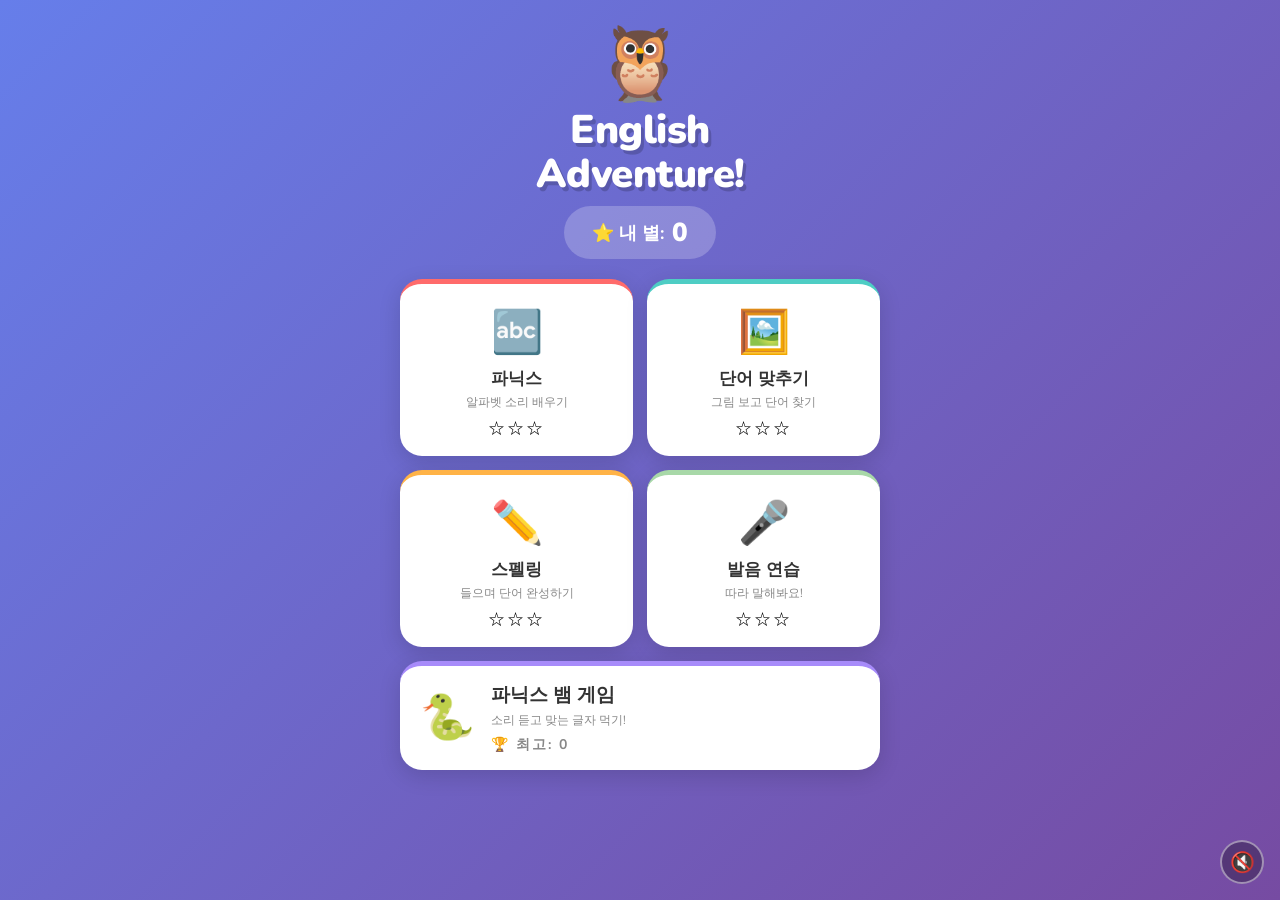
<file: index.html>
<!DOCTYPE html>
<html lang="ko">
<head>
  <meta charset="UTF-8">
  <meta name="viewport" content="width=device-width, initial-scale=1.0, user-scalable=no">
  <title>English Adventure 🌟</title>
  <link rel="preconnect" href="https://fonts.googleapis.com">
  <link href="https://fonts.googleapis.com/css2?family=Nunito:wght@400;700;800;900&display=swap" rel="stylesheet">
  <link rel="stylesheet" href="style.css">
  <link rel="manifest" href="manifest.json">
  <meta name="apple-mobile-web-app-capable" content="yes">
  <meta name="apple-mobile-web-app-status-bar-style" content="black-translucent">
  <meta name="apple-mobile-web-app-title" content="영어모험">
  <link rel="apple-touch-icon" href="icons/icon-192.png">
</head>
<body>

<!-- ===== HOME ===== -->
<div id="screen-home" class="screen active">
  <div class="home-content">
    <div class="mascot float-anim">🦉</div>
    <h1 class="home-title">English<br>Adventure!</h1>
    <div class="star-bar">
      ⭐ 내 별: <span id="total-stars" class="star-count">0</span>
    </div>
    <div class="game-grid">
      <div class="game-card" onclick="startGame('phonics')">
        <div class="game-card-icon">🔤</div>
        <div class="game-card-title">파닉스</div>
        <div class="game-card-desc">알파벳 소리 배우기</div>
        <div class="game-card-stars" id="stars-phonics">☆☆☆</div>
      </div>
      <div class="game-card" onclick="startGame('wordmatch')">
        <div class="game-card-icon">🖼️</div>
        <div class="game-card-title">단어 맞추기</div>
        <div class="game-card-desc">그림 보고 단어 찾기</div>
        <div class="game-card-stars" id="stars-wordmatch">☆☆☆</div>
      </div>
      <div class="game-card" onclick="startGame('spelling')">
        <div class="game-card-icon">✏️</div>
        <div class="game-card-title">스펠링</div>
        <div class="game-card-desc">들으며 단어 완성하기</div>
        <div class="game-card-stars" id="stars-spelling">☆☆☆</div>
      </div>
      <div class="game-card" onclick="startGame('speaking')">
        <div class="game-card-icon">🎤</div>
        <div class="game-card-title">발음 연습</div>
        <div class="game-card-desc">따라 말해봐요!</div>
        <div class="game-card-stars" id="stars-speaking">☆☆☆</div>
      </div>
      <div class="game-card game-card-snake" onclick="startGame('snake')">
        <div class="game-card-snake-left">
          <div class="game-card-icon">🐍</div>
        </div>
        <div class="game-card-snake-right">
          <div class="game-card-title">파닉스 뱀 게임</div>
          <div class="game-card-desc">소리 듣고 맞는 글자 먹기!</div>
          <div class="game-card-stars">🏆 최고: <span id="snake-home-best">0</span></div>
        </div>
      </div>
    </div>
  </div>
</div>

<!-- ===== PHONICS ===== -->
<div id="screen-phonics" class="screen">
  <div class="game-header">
    <button class="back-btn" onclick="goHome()">← 홈</button>
    <div class="game-title-bar">🔤 파닉스</div>
    <div id="phonics-progress" class="progress-text">1 / 8</div>
  </div>
  <div class="game-body">
    <div class="phonics-letter-card">
      <div id="phonics-letter" class="big-letter">A</div>
      <div id="phonics-letter-lower" class="big-letter-lower">a</div>
    </div>
    <div class="phonics-question">이 글자로 시작하는 그림은? 👇</div>
    <div id="phonics-options" class="phonics-options-grid"></div>
    <button class="sound-btn" onclick="playPhonicsSound()">🔊 다시 듣기</button>
  </div>
</div>

<!-- ===== WORD MATCH ===== -->
<div id="screen-wordmatch" class="screen">
  <div class="game-header">
    <button class="back-btn" onclick="goHome()">← 홈</button>
    <div class="game-title-bar">🖼️ 단어 맞추기</div>
    <div id="wordmatch-progress" class="progress-text">1 / 8</div>
  </div>
  <div class="game-body">
    <div class="wordmatch-card">
      <div id="wordmatch-emoji" class="huge-emoji">🐱</div>
    </div>
    <div class="game-question">이 그림의 영어 단어는? 👇</div>
    <div id="wordmatch-options" class="wordmatch-options-grid"></div>
    <button class="sound-btn" onclick="replayWordMatchWord()">🔊 다시 듣기</button>
  </div>
</div>

<!-- ===== SPELLING ===== -->
<div id="screen-spelling" class="screen">
  <div class="game-header">
    <button class="back-btn" onclick="goHome()">← 홈</button>
    <div class="game-title-bar">✏️ 스펠링</div>
    <div id="spelling-progress" class="progress-text">1 / 6</div>
  </div>
  <div class="game-body">
    <div class="spelling-card">
      <div id="spelling-emoji" class="huge-emoji">🐱</div>
      <div id="spelling-hint" class="spelling-hint">힌트</div>
    </div>
    <div id="spelling-slots" class="spelling-slots"></div>
    <div id="spelling-tiles" class="spelling-tiles"></div>
    <button class="sound-btn" onclick="replaySpellingWord()">🔊 다시 듣기</button>
  </div>
</div>

<!-- ===== SPEAKING ===== -->
<div id="screen-speaking" class="screen">
  <div class="game-header">
    <button class="back-btn" onclick="goHome()">← 홈</button>
    <div class="game-title-bar">🎤 발음 연습</div>
    <div id="speaking-progress" class="progress-text">1 / 6</div>
  </div>

  <div id="speaking-no-mic" class="no-mic-msg">
    <div class="big-emoji">😅</div>
    <p>이 게임은 마이크가 필요해요!<br><br>Chrome 또는 Edge 브라우저에서<br>마이크를 허용해 주세요.</p>
    <button class="btn-home" onclick="goHome()">홈으로 🏠</button>
  </div>

  <div id="speaking-game-area" class="game-body">
    <div class="speaking-card">
      <div id="speaking-emoji" class="huge-emoji">🍎</div>
      <div id="speaking-word" class="speaking-word">apple</div>
      <div id="speaking-translation" class="speaking-translation">사과</div>
    </div>
    <div id="speaking-feedback" class="speaking-feedback">🎤 버튼을 눌러 말해봐!</div>
    <div class="speaking-controls">
      <button class="sound-btn" onclick="replaySpeakingWord()">🔊 듣기</button>
      <button id="speaking-mic-btn" class="mic-btn" onclick="startListening()">🎤</button>
      <button class="skip-btn" onclick="skipSpeaking()">건너뛰기</button>
    </div>
  </div>
</div>

<!-- ===== SNAKE ===== -->
<div id="screen-snake" class="screen">
  <div class="game-header">
    <button class="back-btn" onclick="stopSnake()">← 홈</button>
    <div class="game-title-bar">🐍 파닉스 뱀</div>
    <div class="snake-score-header">⭐ <span id="snake-score">0</span></div>
  </div>

  <!-- Target hint bar -->
  <div class="snake-target-bar">
    <div class="snake-find-label">찾아라!</div>
    <div id="snake-target-letter" class="snake-big-target-letter">A</div>
    <div class="snake-target-example">
      <span id="snake-target-emoji" class="snake-target-emoji">🍎</span>
      <span id="snake-target-word" class="snake-target-word">Apple</span>
    </div>
    <button class="snake-hear-btn" onclick="snakeGame?.announceTarget()">🔊</button>
    <div class="snake-best-label">최고 <strong id="snake-best">0</strong></div>
  </div>

  <!-- Canvas area -->
  <div class="snake-canvas-wrapper">
    <canvas id="snake-canvas"></canvas>

    <!-- Start overlay -->
    <div id="snake-start-overlay" class="snake-overlay">
      <div class="snake-overlay-box">
        <div class="sov-emoji">🐍</div>
        <div class="sov-title">파닉스 뱀 게임</div>
        <div class="sov-desc">소리를 듣고 맞는 글자를<br>먹으러 가요! 🎵</div>
        <div class="sov-hint">⌨️ 방향키 또는 아래 버튼</div>
        <button class="btn-play-again" onclick="beginSnake()">시작! ▶</button>
      </div>
    </div>

    <!-- Game over overlay -->
    <div id="snake-over-overlay" class="snake-overlay" style="display:none">
      <div class="snake-overlay-box">
        <div class="sov-emoji">💀</div>
        <div class="sov-title sov-gameover">게임 오버!</div>
        <div class="sov-stats">
          점수 <strong id="snake-result-score">0</strong>
          &nbsp;|&nbsp;
          최고 <strong id="snake-result-best">0</strong>
        </div>
        <div class="sov-answer-label">정답이었어요</div>
        <div class="sov-answer">
          <span id="snake-result-letter" class="sov-answer-letter">A</span>
          <span id="snake-result-emoji">🍎</span>
          <span id="snake-result-word">Apple</span>
        </div>
        <div class="result-buttons">
          <button class="btn-play-again" onclick="restartSnake()">다시! 🔄</button>
          <button class="btn-home" onclick="stopSnake()">홈 🏠</button>
        </div>
      </div>
    </div>
  </div>

  <!-- D-Pad -->
  <div class="dpad-container">
    <div class="dpad">
      <div class="dpad-row">
        <div class="dpad-empty"></div>
        <button class="dpad-btn" onpointerdown="snakeDpad(0,-1)">▲</button>
        <div class="dpad-empty"></div>
      </div>
      <div class="dpad-row">
        <button class="dpad-btn" onpointerdown="snakeDpad(-1,0)">◄</button>
        <button class="dpad-btn dpad-center" onpointerdown="snakeGame?.announceTarget()">🔊</button>
        <button class="dpad-btn" onpointerdown="snakeDpad(1,0)">►</button>
      </div>
      <div class="dpad-row">
        <div class="dpad-empty"></div>
        <button class="dpad-btn" onpointerdown="snakeDpad(0,1)">▼</button>
        <div class="dpad-empty"></div>
      </div>
    </div>
  </div>
</div>

<!-- ===== RESULT ===== -->
<div id="screen-result" class="screen">
  <div class="result-content">
    <div id="result-emoji" class="result-big-emoji">🤩</div>
    <div id="result-message" class="result-message">완벽해! 🌟</div>
    <div id="result-stars" class="result-stars">⭐⭐⭐</div>
    <div id="result-score" class="result-score">8 / 8</div>
    <div class="result-buttons">
      <button class="btn-play-again" onclick="playAgain()">다시 하기 🔄</button>
      <button class="btn-home" onclick="goHome()">홈으로 🏠</button>
    </div>
  </div>
</div>

<script src="js/data.js"></script>
<script src="js/app.js"></script>
<script src="js/phonics.js"></script>
<script src="js/wordmatch.js"></script>
<script src="js/spelling.js"></script>
<script src="js/speaking.js"></script>
<button id="bgm-toggle" class="bgm-btn" onclick="bgm.toggle()" title="음악 켜기">🔇</button>

<script src="js/bgm.js"></script>
<script src="js/snake.js"></script>
<script>
  if ('serviceWorker' in navigator) {
    navigator.serviceWorker.register('./sw.js');
  }
</script>
</body>
</html>
</file>
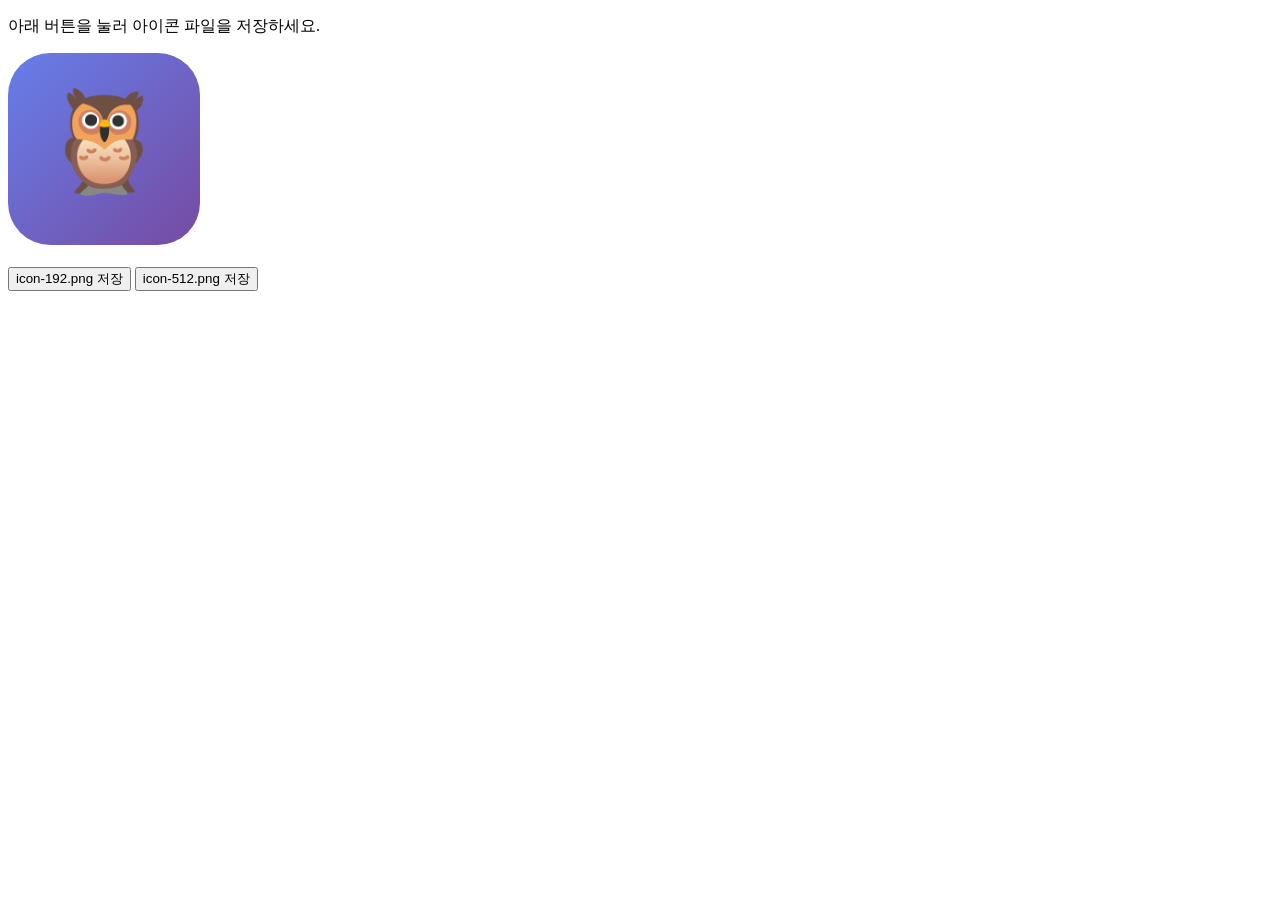
<file: icons/make-icons.html>
<!DOCTYPE html>
<html>
<head><meta charset="UTF-8"><title>아이콘 생성기</title></head>
<body>
<p>아래 버튼을 눌러 아이콘 파일을 저장하세요.</p>
<canvas id="c"></canvas><br><br>
<button onclick="save(192)">icon-192.png 저장</button>
<button onclick="save(512)">icon-512.png 저장</button>
<script>
function draw(size) {
  const c = document.getElementById('c');
  c.width = c.height = size;
  const ctx = c.getContext('2d');
  const g = ctx.createLinearGradient(0, 0, size, size);
  g.addColorStop(0, '#667eea');
  g.addColorStop(1, '#764ba2');
  ctx.fillStyle = g;
  ctx.beginPath();
  ctx.roundRect(0, 0, size, size, size * 0.22);
  ctx.fill();
  ctx.font = `${size * 0.52}px serif`;
  ctx.textAlign = 'center';
  ctx.textBaseline = 'middle';
  ctx.fillText('🦉', size / 2, size / 2);
}
function save(size) {
  draw(size);
  const a = document.createElement('a');
  a.download = `icon-${size}.png`;
  a.href = document.getElementById('c').toDataURL('image/png');
  a.click();
}
draw(192);
</script>
</body>
</html>
</file>
<file: style.css>
* { box-sizing: border-box; margin: 0; padding: 0; -webkit-tap-highlight-color: transparent; }

body {
  font-family: 'Nunito', 'Comic Sans MS', 'Trebuchet MS', sans-serif;
  background: linear-gradient(135deg, #667eea 0%, #764ba2 100%);
  min-height: 100vh;
  overflow: hidden;
  user-select: none;
}

/* ---- Screens ---- */
.screen { display: none; width: 100%; height: 100vh; position: absolute; top: 0; left: 0; overflow-y: auto; }
.screen.active { display: flex; flex-direction: column; }

/* ---- Home ---- */
#screen-home { align-items: center; }

.home-content {
  display: flex;
  flex-direction: column;
  align-items: center;
  padding: 16px 20px 30px;
  min-height: 100vh;
  width: 100%;
  max-width: 520px;
  margin: 0 auto;
}

.mascot { font-size: 72px; margin-top: 12px; line-height: 1; }

.float-anim { animation: float 3s ease-in-out infinite; }

.home-title {
  font-size: 40px;
  font-weight: 900;
  color: #fff;
  text-align: center;
  text-shadow: 3px 4px 0 rgba(0,0,0,0.18);
  line-height: 1.1;
  margin: 8px 0 10px;
  letter-spacing: -0.5px;
}

.star-bar {
  background: rgba(255,255,255,0.22);
  border-radius: 30px;
  padding: 9px 28px;
  color: #fff;
  font-size: 18px;
  font-weight: 700;
  margin-bottom: 20px;
  display: flex;
  align-items: center;
  gap: 8px;
}
.star-count { font-size: 26px; font-weight: 900; }

/* ---- Game Grid ---- */
.game-grid {
  display: grid;
  grid-template-columns: 1fr 1fr;
  gap: 14px;
  width: 100%;
}

.game-card {
  background: #fff;
  border-radius: 22px;
  padding: 20px 12px 16px;
  text-align: center;
  cursor: pointer;
  transition: transform 0.18s, box-shadow 0.18s;
  box-shadow: 0 6px 22px rgba(0,0,0,0.14);
  border-top: 5px solid transparent;
  position: relative;
  overflow: hidden;
}
.game-card:hover, .game-card:active { transform: scale(1.06); box-shadow: 0 10px 32px rgba(0,0,0,0.22); }
.game-card:nth-child(1) { border-top-color: #FF6B6B; }
.game-card:nth-child(2) { border-top-color: #4ECDC4; }
.game-card:nth-child(3) { border-top-color: #FFB347; }
.game-card:nth-child(4) { border-top-color: #A8D8A8; }

.game-card-icon { font-size: 42px; margin-bottom: 6px; }
.game-card-title { font-size: 17px; font-weight: 800; color: #333; }
.game-card-desc { font-size: 12px; color: #888; margin: 4px 0 6px; }
.game-card-stars { font-size: 17px; letter-spacing: 2px; }

/* ---- Game Header ---- */
.game-header {
  display: flex;
  align-items: center;
  justify-content: space-between;
  padding: 14px 18px;
  background: rgba(0,0,0,0.18);
  flex-shrink: 0;
}

.back-btn {
  background: rgba(255,255,255,0.95);
  border: none;
  border-radius: 20px;
  padding: 8px 16px;
  font-size: 15px;
  font-weight: 700;
  cursor: pointer;
  color: #5a4f8e;
  font-family: inherit;
  transition: transform 0.15s;
}
.back-btn:hover { transform: scale(1.05); }

.game-title-bar { font-size: 19px; font-weight: 800; color: #fff; }
.progress-text { font-size: 17px; font-weight: 700; color: rgba(255,255,255,0.9); }

/* ---- Game Body ---- */
.game-body {
  flex: 1;
  display: flex;
  flex-direction: column;
  align-items: center;
  padding: 18px 16px;
  gap: 14px;
}

/* ---- Phonics ---- */
.phonics-letter-card {
  background: #fff;
  border-radius: 24px;
  padding: 20px 55px 18px;
  text-align: center;
  box-shadow: 0 8px 28px rgba(0,0,0,0.18);
  display: flex;
  align-items: center;
  gap: 20px;
}
.big-letter { font-size: 76px; font-weight: 900; color: #FF6B6B; line-height: 1; }
.big-letter-lower { font-size: 60px; font-weight: 900; color: #4ECDC4; line-height: 1; }

.phonics-question { font-size: 17px; font-weight: 700; color: rgba(255,255,255,0.92); }

.phonics-options-grid {
  display: grid;
  grid-template-columns: 1fr 1fr;
  gap: 12px;
  width: 100%;
  max-width: 400px;
}

.phonics-option {
  background: #fff;
  border: 4px solid transparent;
  border-radius: 20px;
  padding: 14px 8px;
  cursor: pointer;
  transition: transform 0.18s, border-color 0.18s;
  font-family: inherit;
  box-shadow: 0 4px 14px rgba(0,0,0,0.12);
}
.phonics-option:hover:not(:disabled) { transform: scale(1.06); border-color: #FFE66D; }
.opt-emoji { font-size: 48px; }
.opt-word { font-size: 17px; font-weight: 700; color: #333; margin-top: 4px; }

/* ---- Word Match ---- */
.wordmatch-card {
  background: #fff;
  border-radius: 24px;
  padding: 20px 40px;
  text-align: center;
  box-shadow: 0 8px 28px rgba(0,0,0,0.18);
}
.huge-emoji { font-size: 96px; line-height: 1; }
.game-question { font-size: 17px; font-weight: 700; color: rgba(255,255,255,0.92); }

.wordmatch-options-grid {
  display: grid;
  grid-template-columns: 1fr 1fr;
  gap: 12px;
  width: 100%;
  max-width: 400px;
}

.word-option {
  background: #fff;
  border: 4px solid transparent;
  border-radius: 20px;
  padding: 18px 10px;
  font-size: 20px;
  font-weight: 800;
  cursor: pointer;
  transition: transform 0.18s, background 0.15s;
  font-family: inherit;
  color: #333;
  box-shadow: 0 4px 14px rgba(0,0,0,0.12);
}
.word-option:hover:not(:disabled) { transform: scale(1.06); background: #FFF9C4; }

/* ---- Spelling ---- */
.spelling-card {
  background: #fff;
  border-radius: 24px;
  padding: 16px 24px;
  text-align: center;
  box-shadow: 0 8px 28px rgba(0,0,0,0.18);
  width: 100%;
  max-width: 340px;
}
.spelling-hint { font-size: 14px; color: #999; font-weight: 600; margin-top: 6px; }

.spelling-slots {
  display: flex;
  gap: 8px;
  justify-content: center;
  flex-wrap: wrap;
  min-height: 66px;
}

.letter-slot {
  width: 52px;
  height: 58px;
  background: rgba(255,255,255,0.22);
  border: 3px dashed rgba(255,255,255,0.65);
  border-radius: 12px;
  display: flex;
  align-items: center;
  justify-content: center;
  font-size: 26px;
  font-weight: 900;
  color: #333;
  transition: all 0.15s;
}
.letter-slot.filled {
  background: #fff;
  border-style: solid;
  border-color: #4ECDC4;
  cursor: pointer;
}
.letter-slot.filled:hover { border-color: #FF6B6B; }

.spelling-tiles {
  display: flex;
  gap: 8px;
  justify-content: center;
  flex-wrap: wrap;
  max-width: 360px;
}

.letter-tile {
  width: 48px;
  height: 52px;
  background: #fff;
  border: 3px solid #7c6bb0;
  border-radius: 12px;
  font-size: 22px;
  font-weight: 900;
  cursor: pointer;
  transition: transform 0.15s, background 0.15s;
  font-family: inherit;
  color: #333;
  box-shadow: 0 3px 8px rgba(0,0,0,0.13);
}
.letter-tile:hover:not(:disabled) { transform: translateY(-4px); background: #FFE66D; }
.letter-tile.used, .letter-tile:disabled { opacity: 0.28; cursor: not-allowed; transform: none; }

/* ---- Speaking ---- */
.speaking-card {
  background: #fff;
  border-radius: 24px;
  padding: 22px 36px 18px;
  text-align: center;
  box-shadow: 0 8px 28px rgba(0,0,0,0.18);
  width: 100%;
  max-width: 320px;
}
.speaking-word { font-size: 38px; font-weight: 900; color: #5a4f8e; margin-top: 8px; letter-spacing: 2px; }
.speaking-translation { font-size: 17px; color: #bbb; font-weight: 700; margin-top: 2px; }

.speaking-feedback {
  font-size: 17px;
  font-weight: 700;
  color: #fff;
  text-align: center;
  padding: 12px 20px;
  border-radius: 16px;
  background: rgba(255,255,255,0.2);
  min-height: 52px;
  display: flex;
  align-items: center;
  justify-content: center;
  width: 100%;
  max-width: 360px;
  line-height: 1.4;
}
.speaking-feedback.correct { background: rgba(168, 230, 168, 0.45); }
.speaking-feedback.wrong { background: rgba(255, 180, 180, 0.45); }

.speaking-controls { display: flex; gap: 14px; align-items: center; justify-content: center; }

.mic-btn {
  width: 78px;
  height: 78px;
  background: #FF6B6B;
  border: none;
  border-radius: 50%;
  font-size: 32px;
  cursor: pointer;
  transition: transform 0.18s, box-shadow 0.18s;
  box-shadow: 0 6px 20px rgba(255,107,107,0.5);
}
.mic-btn:hover { transform: scale(1.1); }
.mic-btn.listening { background: #e53935; animation: pulse 0.9s infinite; }

.skip-btn {
  background: rgba(255,255,255,0.22);
  border: 2px solid rgba(255,255,255,0.4);
  border-radius: 16px;
  padding: 10px 16px;
  font-size: 14px;
  font-weight: 700;
  color: rgba(255,255,255,0.9);
  cursor: pointer;
  font-family: inherit;
}
.skip-btn:hover { background: rgba(255,255,255,0.35); }

.no-mic-msg {
  display: none;
  flex-direction: column;
  align-items: center;
  justify-content: center;
  flex: 1;
  gap: 16px;
  padding: 30px;
  text-align: center;
}
.no-mic-msg .big-emoji { font-size: 60px; }
.no-mic-msg p { font-size: 17px; font-weight: 700; color: rgba(255,255,255,0.9); line-height: 1.5; }

/* ---- Sound Button ---- */
.sound-btn {
  background: rgba(255,255,255,0.22);
  border: 2px solid rgba(255,255,255,0.45);
  border-radius: 25px;
  padding: 10px 24px;
  font-size: 16px;
  font-weight: 700;
  color: #fff;
  cursor: pointer;
  font-family: inherit;
  transition: background 0.15s;
}
.sound-btn:hover { background: rgba(255,255,255,0.38); }

/* ---- Correct / Wrong states ---- */
.phonics-option.correct, .word-option.correct, .letter-slot.correct {
  background: #c8f7c5;
  border-color: #4CAF50;
  animation: bounce 0.45s;
}
.phonics-option.wrong, .word-option.wrong, .letter-slot.wrong {
  background: #ffd7d7;
  border-color: #FF5252;
  animation: shake 0.45s;
}
.letter-slot.hint { background: #fff9c4; border-color: #FFB300; border-style: solid; }

/* ---- Result Screen ---- */
#screen-result { justify-content: center; align-items: center; }
.result-content {
  background: #fff;
  border-radius: 32px;
  padding: 38px 48px;
  text-align: center;
  box-shadow: 0 16px 55px rgba(0,0,0,0.28);
  max-width: 340px;
  width: 92%;
}
.result-big-emoji { font-size: 72px; }
.result-message { font-size: 26px; font-weight: 900; color: #5a4f8e; margin: 10px 0; }
.result-stars { font-size: 38px; margin: 8px 0; letter-spacing: 3px; }
.result-score { font-size: 22px; font-weight: 700; color: #aaa; margin-bottom: 24px; }
.result-buttons { display: flex; gap: 12px; justify-content: center; flex-wrap: wrap; }
.btn-play-again, .btn-home {
  padding: 14px 22px;
  border: none;
  border-radius: 25px;
  font-size: 17px;
  font-weight: 800;
  cursor: pointer;
  font-family: inherit;
  transition: transform 0.15s, box-shadow 0.15s;
  box-shadow: 0 4px 12px rgba(0,0,0,0.15);
}
.btn-play-again:hover, .btn-home:hover { transform: scale(1.06); }
.btn-play-again { background: #FF6B6B; color: #fff; }
.btn-home { background: #4ECDC4; color: #fff; }

/* ---- Confetti ---- */
.confetti-piece {
  position: fixed;
  top: -14px;
  z-index: 9999;
  animation: confetti-fall linear forwards;
  pointer-events: none;
}

/* ---- Animations ---- */
@keyframes float {
  0%, 100% { transform: translateY(0); }
  50% { transform: translateY(-14px); }
}
@keyframes bounce {
  0% { transform: scale(1); }
  45% { transform: scale(1.18); }
  100% { transform: scale(1); }
}
@keyframes shake {
  0%, 100% { transform: translateX(0); }
  22% { transform: translateX(-9px); }
  66% { transform: translateX(9px); }
}
@keyframes pulse {
  0%, 100% { transform: scale(1); box-shadow: 0 6px 20px rgba(229,57,53,0.5); }
  50% { transform: scale(1.12); box-shadow: 0 8px 28px rgba(229,57,53,0.75); }
}
@keyframes confetti-fall {
  to { transform: translateY(110vh) rotate(720deg); opacity: 0; }
}

/* ======== SNAKE GAME ======== */

/* Home card - snake is full-width */
.game-card-snake {
  grid-column: 1 / -1;
  display: flex;
  align-items: center;
  gap: 16px;
  padding: 16px 20px;
  border-top-color: #A78BFA !important;
  text-align: left;
}
.game-card-snake-left { flex-shrink: 0; }
.game-card-snake .game-card-icon { font-size: 44px; margin: 0; }
.game-card-snake-right { flex: 1; }
.game-card-snake .game-card-title { font-size: 19px; }
.game-card-snake .game-card-stars { font-size: 14px; color: #888; font-weight: 700; margin-top: 2px; }

/* Snake screen layout */
#screen-snake { background: linear-gradient(135deg, #667eea 0%, #764ba2 100%); }

.snake-score-header { font-size: 18px; font-weight: 800; color: #fff; }

/* Target bar */
.snake-target-bar {
  display: flex;
  align-items: center;
  gap: 10px;
  padding: 10px 16px;
  background: rgba(0,0,0,0.25);
  flex-shrink: 0;
  min-height: 70px;
}
.snake-find-label {
  font-size: 13px; font-weight: 800; color: rgba(255,255,255,0.7);
  text-transform: uppercase; letter-spacing: 0.5px;
  white-space: nowrap;
}
.snake-big-target-letter {
  font-size: 42px; font-weight: 900; color: #FFE66D;
  text-shadow: 0 2px 8px rgba(0,0,0,0.4);
  line-height: 1; min-width: 38px; text-align: center;
}
.snake-target-example { display: flex; align-items: center; gap: 6px; flex: 1; }
.snake-target-emoji { font-size: 30px; line-height: 1; }
.snake-target-word { font-size: 15px; font-weight: 800; color: #fff; }
.snake-hear-btn {
  background: rgba(255,255,255,0.18);
  border: 2px solid rgba(255,255,255,0.35);
  border-radius: 50%;
  width: 38px; height: 38px;
  font-size: 18px; cursor: pointer;
  flex-shrink: 0;
}
.snake-hear-btn:hover { background: rgba(255,255,255,0.32); }
.snake-best-label {
  font-size: 13px; font-weight: 700; color: rgba(255,255,255,0.75);
  white-space: nowrap;
}
.snake-best-label strong { color: #FFE66D; font-size: 16px; }

/* Canvas wrapper */
.snake-canvas-wrapper {
  flex: 1;
  display: flex;
  align-items: center;
  justify-content: center;
  position: relative;
  overflow: hidden;
  min-height: 0;
}
#snake-canvas {
  border-radius: 8px;
  display: block;
  box-shadow: 0 4px 24px rgba(0,0,0,0.4);
}

/* Overlays */
.snake-overlay {
  position: absolute;
  inset: 0;
  display: flex;
  align-items: center;
  justify-content: center;
  background: rgba(10, 5, 30, 0.82);
  border-radius: 8px;
  z-index: 10;
}
.snake-overlay-box {
  text-align: center;
  padding: 24px 28px;
  display: flex;
  flex-direction: column;
  align-items: center;
  gap: 10px;
}
.sov-emoji { font-size: 52px; line-height: 1; }
.sov-title { font-size: 24px; font-weight: 900; color: #fff; }
.sov-gameover { color: #FF6B6B; }
.sov-desc { font-size: 16px; font-weight: 700; color: rgba(255,255,255,0.85); line-height: 1.5; }
.sov-hint { font-size: 13px; color: rgba(255,255,255,0.55); }
.sov-stats { font-size: 18px; font-weight: 700; color: rgba(255,255,255,0.85); }
.sov-stats strong { font-size: 22px; color: #FFE66D; }
.sov-answer-label { font-size: 13px; color: rgba(255,255,255,0.6); font-weight: 700; }
.sov-answer {
  display: flex; align-items: center; gap: 8px;
  background: rgba(255,255,255,0.12); border-radius: 12px; padding: 8px 16px;
  font-size: 16px; font-weight: 700; color: #fff;
}
.sov-answer-letter {
  font-size: 28px; font-weight: 900; color: #FFE66D;
  min-width: 28px; text-align: center;
}

/* D-Pad */
.dpad-container {
  display: flex;
  justify-content: center;
  padding: 10px 0 14px;
  flex-shrink: 0;
}
.dpad { display: flex; flex-direction: column; gap: 4px; }
.dpad-row { display: flex; gap: 4px; justify-content: center; }
.dpad-empty { width: 50px; height: 50px; }
.dpad-btn {
  width: 50px; height: 50px;
  background: rgba(255,255,255,0.18);
  border: 2px solid rgba(255,255,255,0.35);
  border-radius: 12px;
  font-size: 18px; font-weight: 900;
  color: #fff; cursor: pointer;
  font-family: inherit;
  transition: background 0.1s, transform 0.08s;
  -webkit-user-select: none; user-select: none;
  touch-action: manipulation;
}
.dpad-btn:hover, .dpad-btn:active {
  background: rgba(255,255,255,0.35);
  transform: scale(0.93);
}
.dpad-center { font-size: 20px; background: rgba(255,230,109,0.2); border-color: rgba(255,230,109,0.5); }

/* ======== END SNAKE ======== */

/* ---- BGM Toggle ---- */
.bgm-btn {
  position: fixed;
  bottom: 16px;
  right: 16px;
  z-index: 9999;
  width: 44px;
  height: 44px;
  border-radius: 50%;
  border: 2px solid rgba(255,255,255,0.45);
  background: rgba(0,0,0,0.28);
  font-size: 20px;
  cursor: pointer;
  transition: transform 0.15s, background 0.15s;
  backdrop-filter: blur(4px);
}
.bgm-btn:hover { transform: scale(1.12); background: rgba(0,0,0,0.45); }

/* ---- Responsive ---- */
@media (max-width: 380px) {
  .home-title { font-size: 32px; }
  .mascot { font-size: 56px; }
  .big-letter { font-size: 60px; }
  .big-letter-lower { font-size: 48px; }
  .huge-emoji { font-size: 78px; }
  .opt-emoji { font-size: 40px; }
}
@media (max-height: 680px) {
  .mascot { font-size: 48px; margin-top: 6px; }
  .home-title { font-size: 30px; }
  .game-card { padding: 14px 10px 12px; }
  .game-card-icon { font-size: 34px; }
}
</file>
